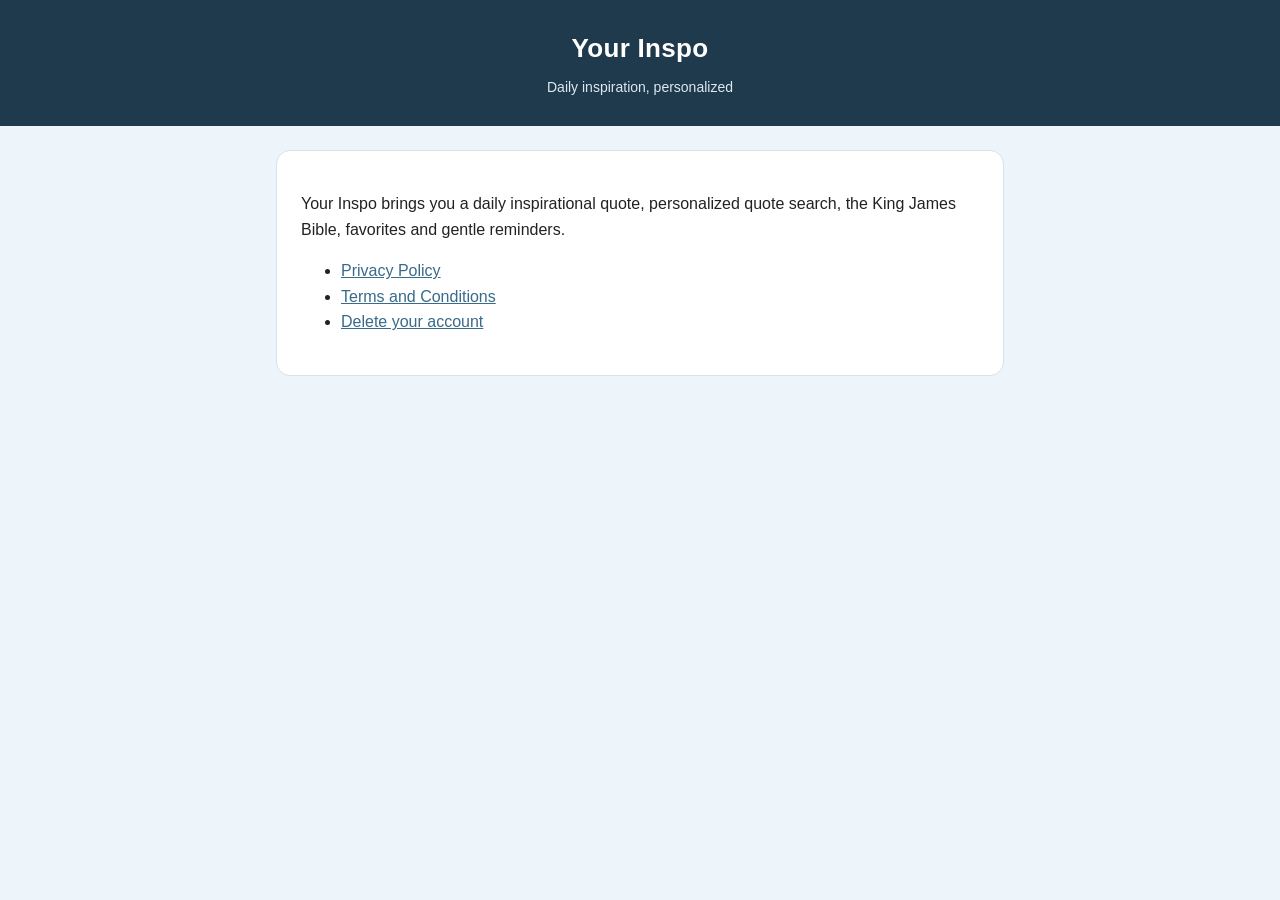
<file: index.html>
<!doctype html>
<html lang="en">
<head>
<meta charset="utf-8">
<meta name="viewport" content="width=device-width, initial-scale=1">
<title>Your Inspo</title>
<link rel="stylesheet" href="style.css">
</head>
<body>
<header><h1>Your Inspo</h1><p>Daily inspiration, personalized</p></header>
<main><div class="card">
<p>Your Inspo brings you a daily inspirational quote, personalized quote search, the King James Bible, favorites and gentle reminders.</p>
<ul>
<li><a href="privacy.html">Privacy Policy</a></li>
<li><a href="terms.html">Terms and Conditions</a></li>
<li><a href="delete-account.html">Delete your account</a></li>
</ul>
</div></main>
</body>
</html>
</file>
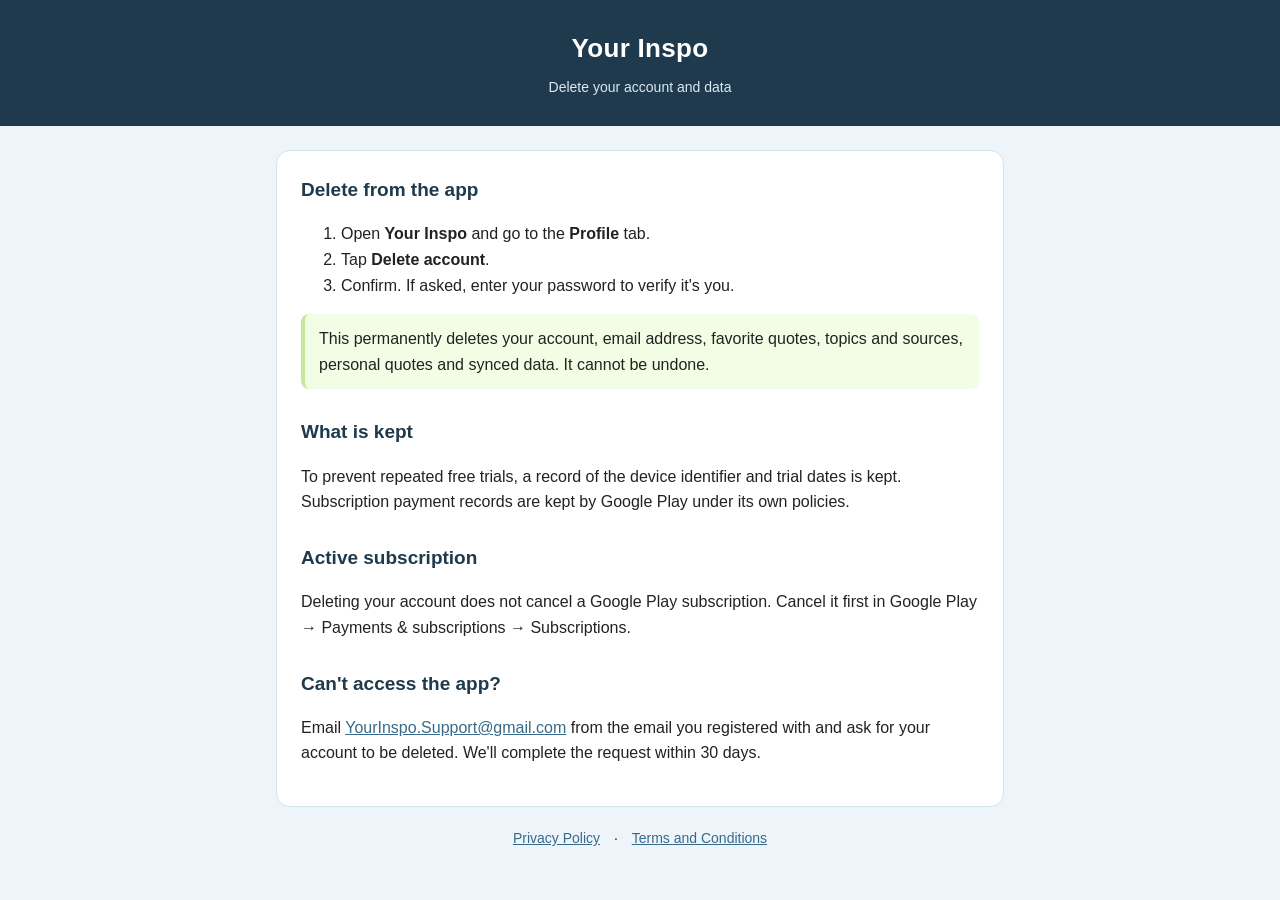
<file: delete-account.html>
<!doctype html>
<html lang="en">
<head>
<meta charset="utf-8">
<meta name="viewport" content="width=device-width, initial-scale=1">
<title>Your Inspo – Delete Your Account</title>
<link rel="stylesheet" href="style.css">
</head>
<body>
<header><h1>Your Inspo</h1><p>Delete your account and data</p></header>
<main><div class="card">
<h2>Delete from the app</h2>
<ol>
<li>Open <strong>Your Inspo</strong> and go to the <strong>Profile</strong> tab.</li>
<li>Tap <strong>Delete account</strong>.</li>
<li>Confirm. If asked, enter your password to verify it's you.</li>
</ol>
<p class="note">This permanently deletes your account, email address, favorite quotes, topics and sources, personal quotes and synced data. It cannot be undone.</p>

<h2>What is kept</h2>
<p>To prevent repeated free trials, a record of the device identifier and trial dates is kept. Subscription payment records are kept by Google Play under its own policies.</p>

<h2>Active subscription</h2>
<p>Deleting your account does not cancel a Google Play subscription. Cancel it first in Google Play → Payments &amp; subscriptions → Subscriptions.</p>

<h2>Can't access the app?</h2>
<p>Email <a href="mailto:YourInspo.Support@gmail.com">YourInspo.Support@gmail.com</a> from the email you registered with and ask for your account to be deleted. We'll complete the request within 30 days.</p>
</div>
<nav><a href="privacy.html">Privacy Policy</a> · <a href="terms.html">Terms and Conditions</a></nav>
</main>
</body>
</html>
</file>
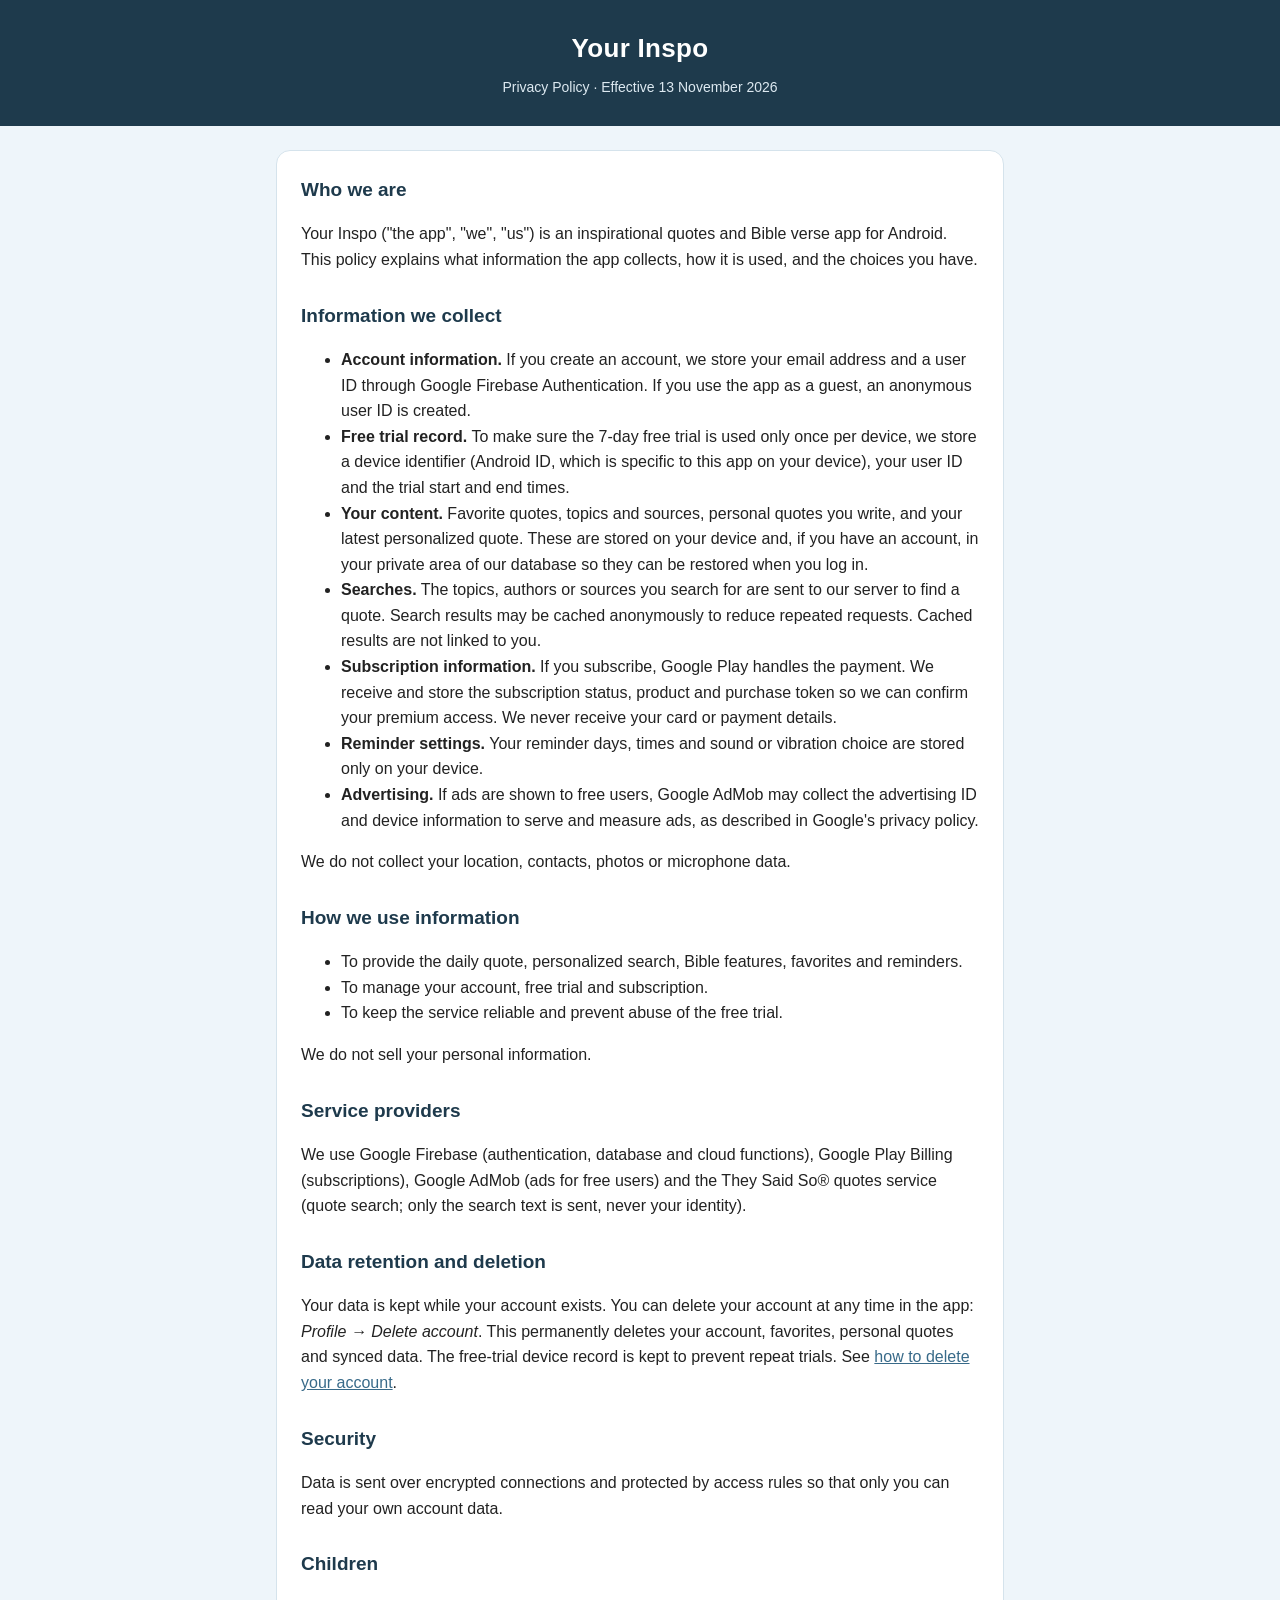
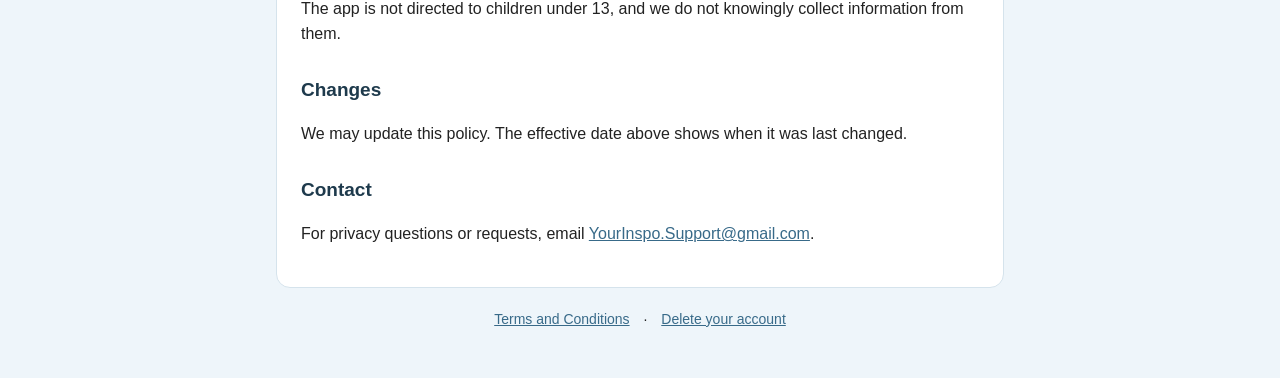
<file: privacy.html>
<!doctype html>
<html lang="en">
<head>
<meta charset="utf-8">
<meta name="viewport" content="width=device-width, initial-scale=1">
<title>Your Inspo – Privacy Policy</title>
<link rel="stylesheet" href="style.css">
</head>
<body>
<header><h1>Your Inspo</h1><p>Privacy Policy · Effective 13 November 2026</p></header>
<main><div class="card">
<h2>Who we are</h2>
<p>Your Inspo ("the app", "we", "us") is an inspirational quotes and Bible verse app for Android. This policy explains what information the app collects, how it is used, and the choices you have.</p>

<h2>Information we collect</h2>
<ul>
<li><strong>Account information.</strong> If you create an account, we store your email address and a user ID through Google Firebase Authentication. If you use the app as a guest, an anonymous user ID is created.</li>
<li><strong>Free trial record.</strong> To make sure the 7-day free trial is used only once per device, we store a device identifier (Android ID, which is specific to this app on your device), your user ID and the trial start and end times.</li>
<li><strong>Your content.</strong> Favorite quotes, topics and sources, personal quotes you write, and your latest personalized quote. These are stored on your device and, if you have an account, in your private area of our database so they can be restored when you log in.</li>
<li><strong>Searches.</strong> The topics, authors or sources you search for are sent to our server to find a quote. Search results may be cached anonymously to reduce repeated requests. Cached results are not linked to you.</li>
<li><strong>Subscription information.</strong> If you subscribe, Google Play handles the payment. We receive and store the subscription status, product and purchase token so we can confirm your premium access. We never receive your card or payment details.</li>
<li><strong>Reminder settings.</strong> Your reminder days, times and sound or vibration choice are stored only on your device.</li>
<li><strong>Advertising.</strong> If ads are shown to free users, Google AdMob may collect the advertising ID and device information to serve and measure ads, as described in Google's privacy policy.</li>
</ul>
<p>We do not collect your location, contacts, photos or microphone data.</p>

<h2>How we use information</h2>
<ul>
<li>To provide the daily quote, personalized search, Bible features, favorites and reminders.</li>
<li>To manage your account, free trial and subscription.</li>
<li>To keep the service reliable and prevent abuse of the free trial.</li>
</ul>
<p>We do not sell your personal information.</p>

<h2>Service providers</h2>
<p>We use Google Firebase (authentication, database and cloud functions), Google Play Billing (subscriptions), Google AdMob (ads for free users) and the They Said So® quotes service (quote search; only the search text is sent, never your identity).</p>

<h2>Data retention and deletion</h2>
<p>Your data is kept while your account exists. You can delete your account at any time in the app: <em>Profile → Delete account</em>. This permanently deletes your account, favorites, personal quotes and synced data. The free-trial device record is kept to prevent repeat trials. See <a href="delete-account.html">how to delete your account</a>.</p>

<h2>Security</h2>
<p>Data is sent over encrypted connections and protected by access rules so that only you can read your own account data.</p>

<h2>Children</h2>
<p>The app is not directed to children under 13, and we do not knowingly collect information from them.</p>

<h2>Changes</h2>
<p>We may update this policy. The effective date above shows when it was last changed.</p>

<h2>Contact</h2>
<p>For privacy questions or requests, email <a href="mailto:YourInspo.Support@gmail.com">YourInspo.Support@gmail.com</a>.</p>
</div>
<nav><a href="terms.html">Terms and Conditions</a> · <a href="delete-account.html">Delete your account</a></nav>
</main>
</body>
</html>
</file>
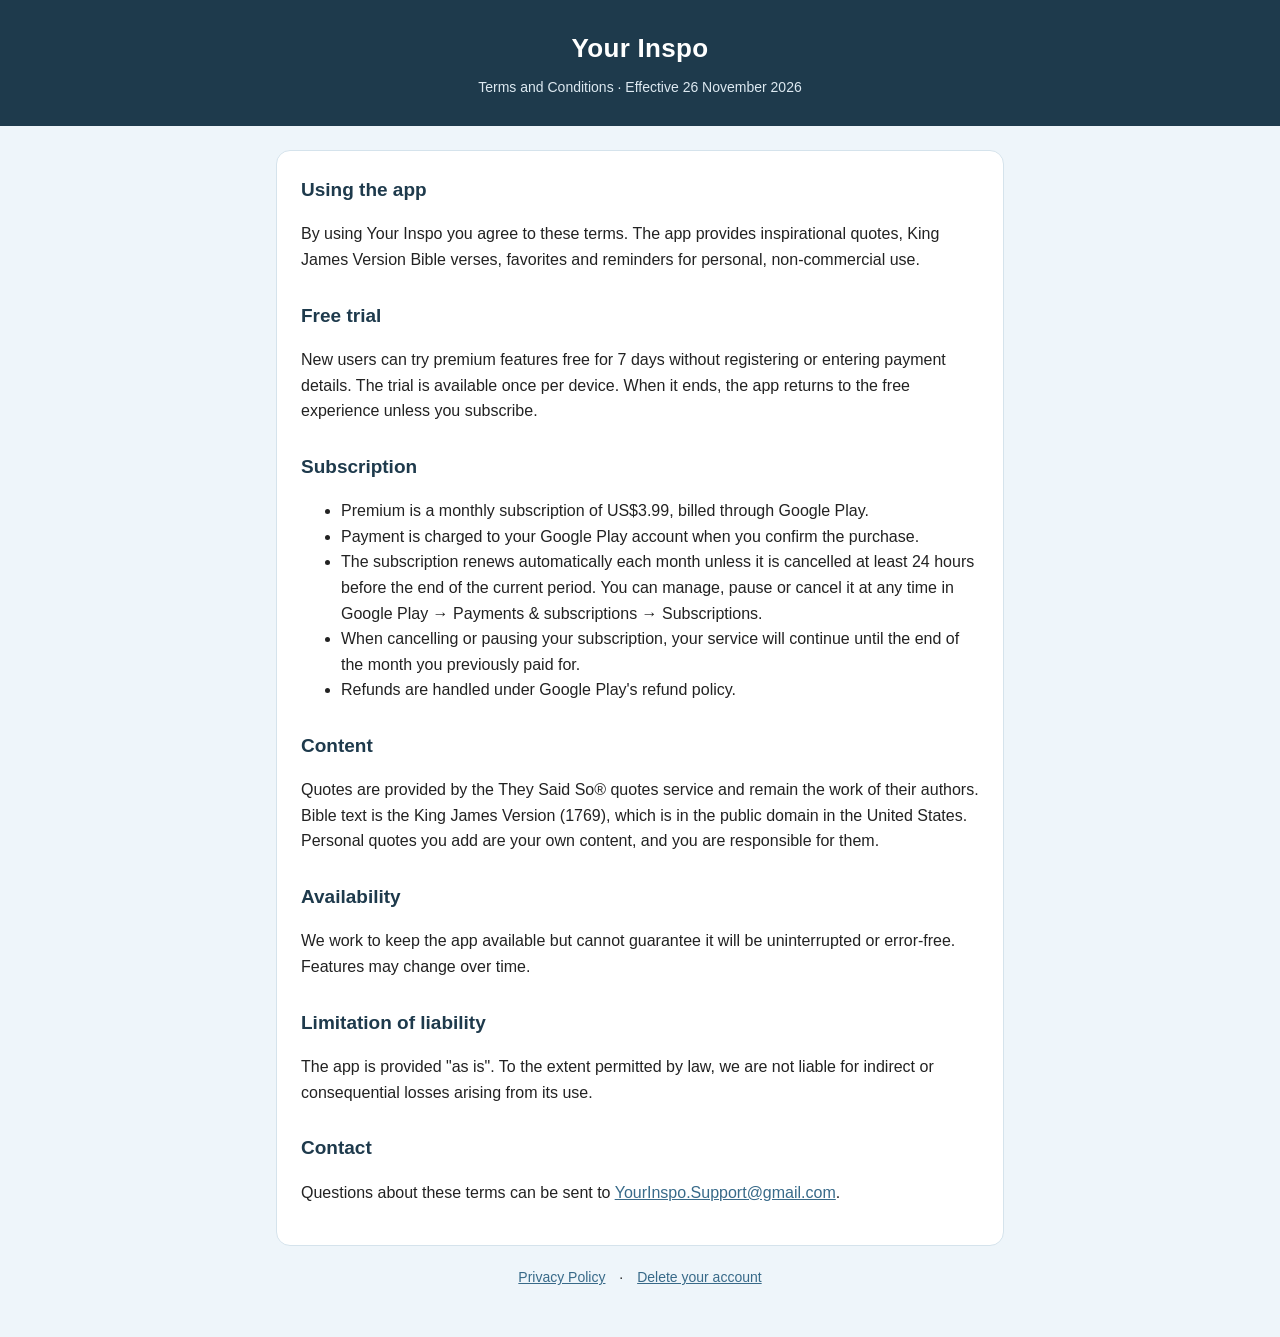
<file: terms.html>
<!doctype html>
<html lang="en">
<head>
<meta charset="utf-8">
<meta name="viewport" content="width=device-width, initial-scale=1">
<title>Your Inspo – Terms and Conditions</title>
<link rel="stylesheet" href="style.css">
</head>
<body>
<header><h1>Your Inspo</h1><p>Terms and Conditions · Effective 26 November 2026</p></header>
<main><div class="card">
<h2>Using the app</h2>
<p>By using Your Inspo you agree to these terms. The app provides inspirational quotes, King James Version Bible verses, favorites and reminders for personal, non-commercial use.</p>

<h2>Free trial</h2>
<p>New users can try premium features free for 7 days without registering or entering payment details. The trial is available once per device. When it ends, the app returns to the free experience unless you subscribe.</p>

<h2>Subscription</h2>
<ul>
<li>Premium is a monthly subscription of US$3.99, billed through Google Play.</li>
<li>Payment is charged to your Google Play account when you confirm the purchase.</li>
<li>The subscription renews automatically each month unless it is cancelled at least 24 hours before the end of the current period. You can manage, pause or cancel it at any time in Google Play → Payments &amp; subscriptions → Subscriptions.</li>
<li>When cancelling or pausing your subscription, your service will continue until the end of the month you previously paid for.</li>
<li>Refunds are handled under Google Play's refund policy.</li>
</ul>

<h2>Content</h2>
<p>Quotes are provided by the They Said So® quotes service and remain the work of their authors. Bible text is the King James Version (1769), which is in the public domain in the United States. Personal quotes you add are your own content, and you are responsible for them.</p>

<h2>Availability</h2>
<p>We work to keep the app available but cannot guarantee it will be uninterrupted or error-free. Features may change over time.</p>

<h2>Limitation of liability</h2>
<p>The app is provided "as is". To the extent permitted by law, we are not liable for indirect or consequential losses arising from its use.</p>

<h2>Contact</h2>
<p>Questions about these terms can be sent to <a href="mailto:YourInspo.Support@gmail.com">YourInspo.Support@gmail.com</a>.</p>
</div>
<nav><a href="privacy.html">Privacy Policy</a> · <a href="delete-account.html">Delete your account</a></nav>
</main>
</body>
</html>
</file>
<file: style.css>
:root { --bg:#EEF5FA; --card:#FFFFFF; --ink:#222222; --muted:#555555; --navy:#1E3A4C; --blue:#386A89; --green:#C5E89B; --border:#D5E3EC; }
* { box-sizing: border-box; }
body { margin:0; background:var(--bg); color:var(--ink); font:16px/1.6 -apple-system, "Segoe UI", Roboto, Helvetica, Arial, sans-serif; }
header { background:var(--navy); color:#fff; padding:28px 16px; text-align:center; }
header h1 { margin:0; font-size:26px; letter-spacing:.3px; }
header p { margin:6px 0 0; color:#dde9f1; font-size:14px; }
main { max-width:760px; margin:24px auto 48px; padding:0 16px; }
.card { background:var(--card); border:1px solid var(--border); border-radius:14px; padding:24px; }
h2 { color:var(--navy); font-size:19px; margin:28px 0 8px; }
h2:first-child { margin-top:0; }
p, li { color:var(--ink); }
.muted { color:var(--muted); font-size:14px; }
a { color:var(--blue); }
nav { text-align:center; margin-top:20px; font-size:14px; }
nav a { margin:0 10px; }
.note { background:#F2FDE6; border-left:4px solid var(--green); padding:12px 14px; border-radius:8px; }
</file>
